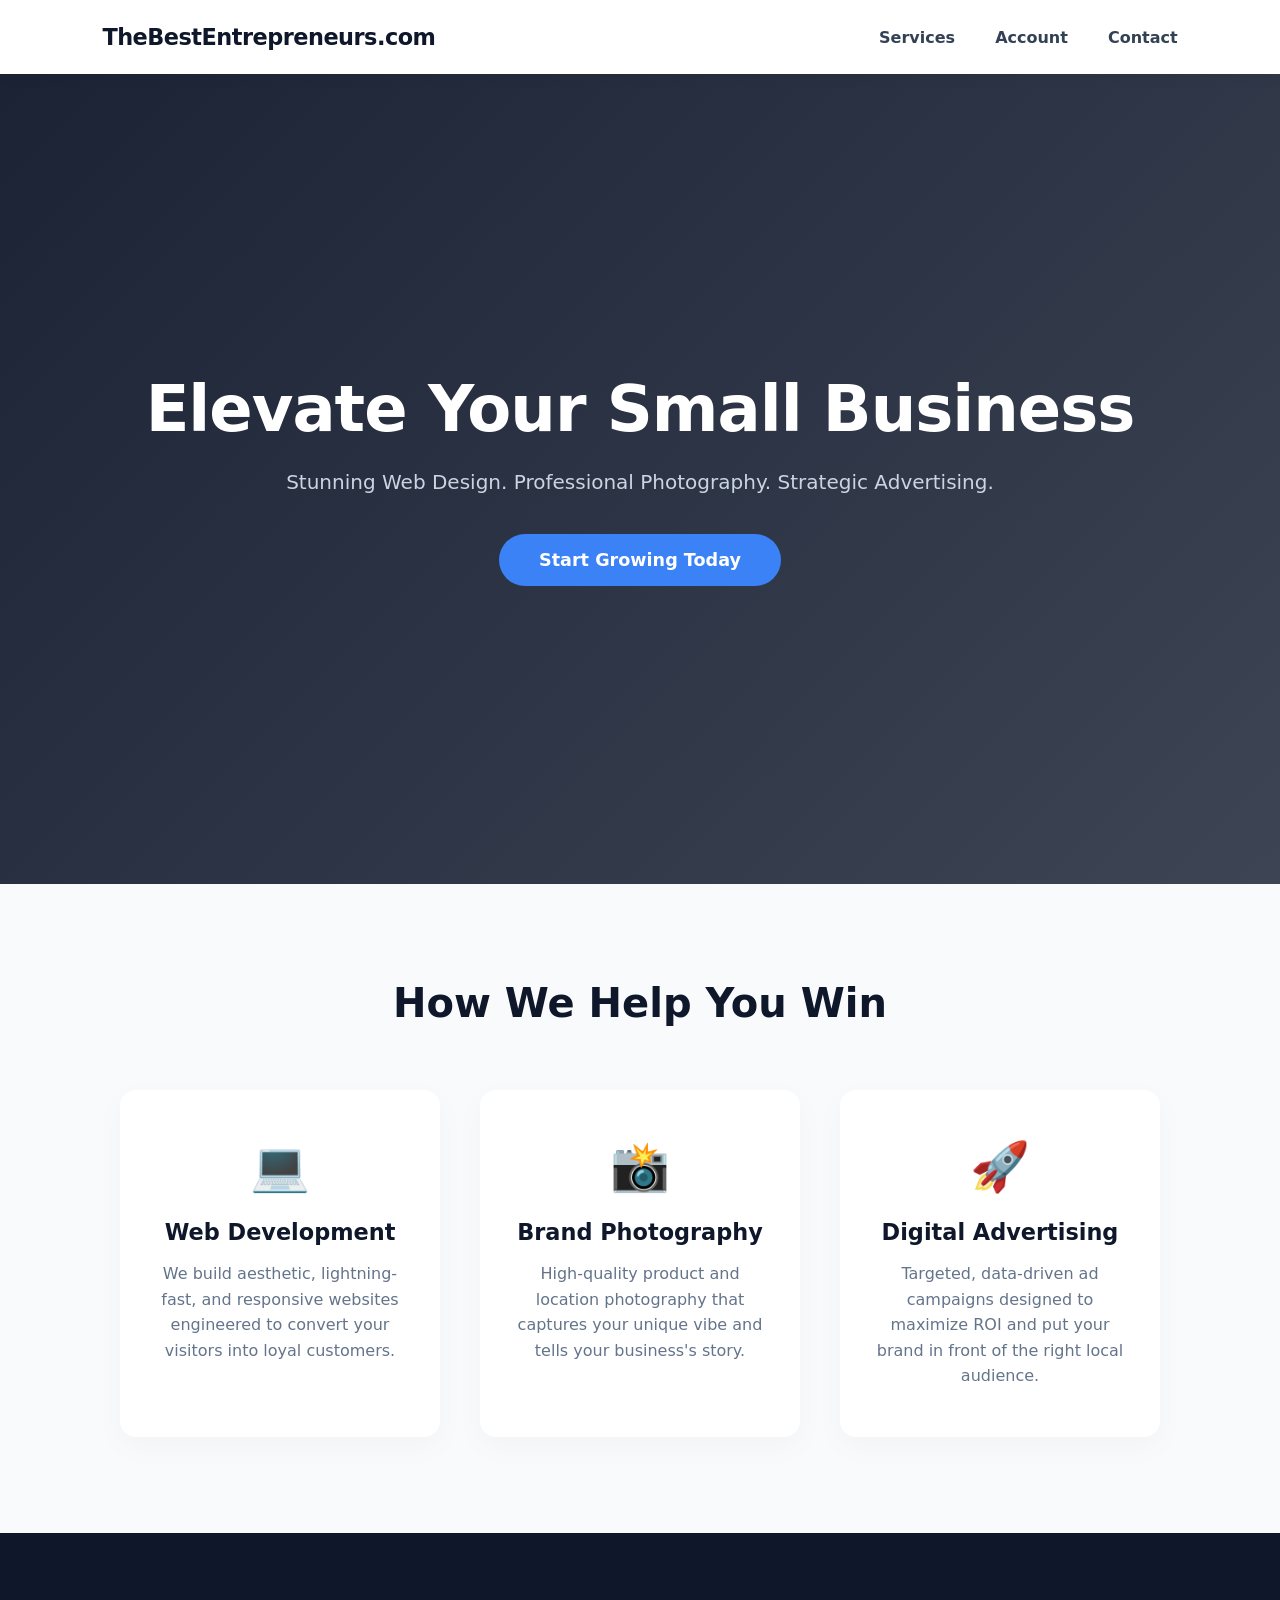
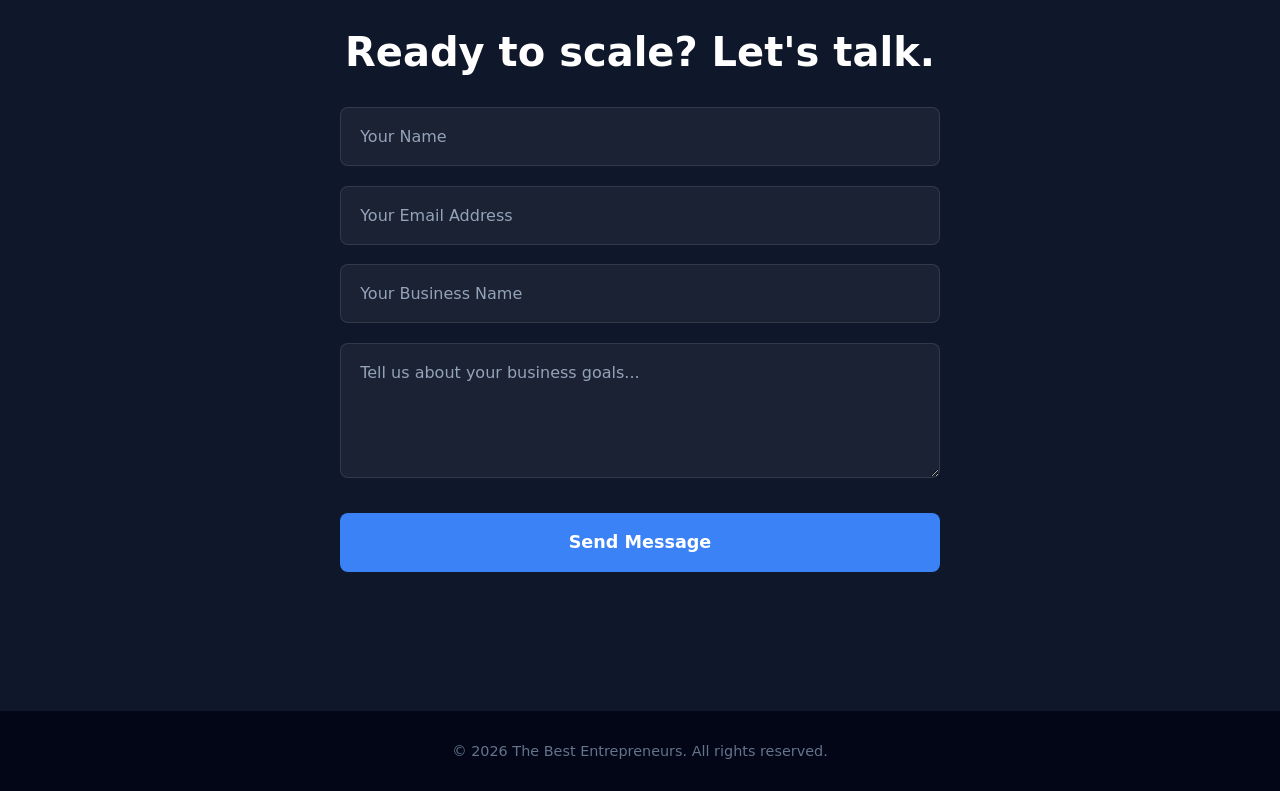
<file: index.html>
<!DOCTYPE html>
<html lang="en">
<head>
    <meta charset="UTF-8">
    <meta name="viewport" content="width=device-width, initial-scale=1.0">
    <title>The Best Entrepreneurs | Grow Your Small Business</title>
    <meta name="description" content="Web development, brand photography, and digital advertising for growing small businesses.">
    <meta property="og:type" content="website">
    <meta property="og:title" content="The Best Entrepreneurs">
    <meta property="og:description" content="Elevate your small business with creative services built to help you grow.">
    <meta property="og:image" content="/og.png">
    <meta property="og:image:alt" content="The Best Entrepreneurs — Elevate Your Small Business">
    <meta name="twitter:card" content="summary_large_image">
    <meta name="twitter:title" content="The Best Entrepreneurs">
    <meta name="twitter:description" content="Elevate your small business with creative services built to help you grow.">
    <meta name="twitter:image" content="/og.png">
    <link rel="stylesheet" href="style.css">
</head>
<body>
    <nav>
        <a class="logo" href="index.html" aria-label="The Best Entrepreneurs home">TheBestEntrepreneurs.com</a>
        <ul class="nav-links">
            <li><a href="#services">Services</a></li>
            <li><a class="nav-account-btn" href="account.html">Account</a></li>
            <li><a href="#contact">Contact</a></li>
        </ul>
    </nav>

    <header class="hero">
        <div class="hero-content">
            <h1 class="fade-in">Elevate Your Small Business</h1>
            <p class="fade-in delay-1">Stunning Web Design. Professional Photography. Strategic Advertising.</p>
            <a href="account.html" class="cta-btn fade-in delay-2">Start Growing Today</a>
        </div>
    </header>

    <section id="services" class="services">
        <h2 class="section-title hidden">How We Help You Win</h2>
        <div class="service-cards">
            <div class="card hidden">
                <div class="icon">💻</div>
                <h3>Web Development</h3>
                <p>We build aesthetic, lightning-fast, and responsive websites engineered to convert your visitors into loyal customers.</p>
            </div>
            <div class="card hidden delay-1">
                <div class="icon">📸</div>
                <h3>Brand Photography</h3>
                <p>High-quality product and location photography that captures your unique vibe and tells your business's story.</p>
            </div>
            <div class="card hidden delay-2">
                <div class="icon">🚀</div>
                <h3>Digital Advertising</h3>
                <p>Targeted, data-driven ad campaigns designed to maximize ROI and put your brand in front of the right local audience.</p>
            </div>
        </div>
    </section>

    <section id="contact" class="contact">
        <h2 class="section-title hidden">Ready to scale? Let's talk.</h2>
        <form
            id="contact-form"
            class="contact-form hidden"
            action="https://api.web3forms.com/submit"
            method="POST"
        >
            <input type="hidden" name="access_key" value="ff56b2b8-f4d9-4a0c-b9c5-f1c286a6b41d">
            <input type="hidden" name="subject" value="New lead from TheBestEntrepreneurs.com">
            <input type="hidden" name="from_name" value="The Best Entrepreneurs Website">
            <input type="checkbox" name="botcheck" class="botcheck" tabindex="-1" autocomplete="off">

            <input
                type="text"
                name="name"
                placeholder="Your Name"
                aria-label="Your name"
                autocomplete="name"
                maxlength="100"
                required
            >
            <input
                type="email"
                name="email"
                placeholder="Your Email Address"
                aria-label="Your email address"
                autocomplete="email"
                maxlength="254"
                required
            >
            <input
                type="text"
                name="business_name"
                placeholder="Your Business Name"
                aria-label="Your business name"
                autocomplete="organization"
                maxlength="150"
                required
            >
            <textarea
                name="message"
                placeholder="Tell us about your business goals..."
                aria-label="Your business goals"
                rows="5"
                maxlength="2000"
                required
            ></textarea>
            <button type="submit" class="submit-btn">Send Message</button>
            <p id="form-status" class="form-status" role="status" aria-live="polite"></p>
        </form>
    </section>

    <footer>
        <p>&copy; 2026 The Best Entrepreneurs. All rights reserved.</p>
    </footer>

    <script src="script.js"></script>
</body>
</html>
</file>
<file: style.css>
:root {
    --primary-color: #0F172A;
    --accent-color: #3B82F6;
    --accent-dark: #2563EB;
    --bg-light: #F8FAFC;
    --text-main: #334155;
    --text-muted: #64748B;
    --border-color: #E2E8F0;
    --white: #FFFFFF;
}

* {
    margin: 0;
    padding: 0;
    box-sizing: border-box;
    font-family: 'Segoe UI', system-ui, -apple-system, sans-serif;
}

button,
input,
select,
textarea {
    font: inherit;
}

body {
    background-color: var(--bg-light);
    color: var(--text-main);
    overflow-x: hidden;
}

html {
    scroll-behavior: smooth;
}

nav {
    display: flex;
    justify-content: space-between;
    align-items: center;
    padding: 1.5rem 8%;
    background: rgba(255, 255, 255, 0.95);
    backdrop-filter: blur(10px);
    box-shadow: 0 2px 15px rgba(0,0,0,0.05);
    position: sticky;
    top: 0;
    z-index: 1000;
}

.logo {
    font-size: 1.4rem;
    font-weight: 800;
    color: var(--primary-color);
    letter-spacing: -0.5px;
    text-decoration: none;
}

.nav-links {
    list-style: none;
    display: flex;
    gap: 2.5rem;
}

.nav-links a {
    text-decoration: none;
    color: var(--text-main);
    font-weight: 600;
    transition: color 0.3s ease;
}

.nav-links a:hover {
    color: var(--accent-color);
}

.nav-links .nav-account-btn {
    padding: 0;
    border-radius: 0;
    background: transparent;
    color: var(--text-main);
    box-shadow: none;
}

.nav-links .nav-account-btn:hover,
.nav-links .nav-account-btn[aria-current="page"] {
    background: transparent;
    color: var(--accent-color);
}

.nav-links a:focus-visible,
.cta-btn:focus-visible,
button:focus-visible,
input:focus-visible,
select:focus-visible,
textarea:focus-visible {
    outline: 3px solid rgba(59, 130, 246, 0.35);
    outline-offset: 3px;
}

.hero {
    height: 90vh;
    display: flex;
    align-items: center;
    justify-content: center;
    text-align: center;
    background: linear-gradient(135deg, rgba(15, 23, 42, 0.95), rgba(15, 23, 42, 0.8)), 
                url('https://images.unsplash.com/photo-1497215728101-856f4ea42174?ixlib=rb-4.0.3&auto=format&fit=crop&w=1920&q=80') center/cover;
    color: var(--white);
    padding: 0 2rem;
}

.hero-content h1 {
    font-size: 4rem;
    font-weight: 800;
    margin-bottom: 1.5rem;
    letter-spacing: -1px;
}

.hero-content p {
    font-size: 1.25rem;
    margin-bottom: 2.5rem;
    color: #CBD5E1;
    font-weight: 300;
}

.cta-btn {
    display: inline-block;
    padding: 1rem 2.5rem;
    background: var(--accent-color);
    color: var(--white);
    text-decoration: none;
    border-radius: 50px;
    font-size: 1.1rem;
    font-weight: 600;
    transition: all 0.3s ease;
}

.cta-btn:hover {
    transform: translateY(-3px);
    box-shadow: 0 10px 25px rgba(59, 130, 246, 0.4);
    background: #2563EB;
}

.services {
    padding: 6rem 8%;
    text-align: center;
}

.section-title {
    font-size: 2.5rem;
    margin-bottom: 4rem;
    color: var(--primary-color);
}

.service-cards {
    display: flex;
    justify-content: center;
    gap: 2.5rem;
    flex-wrap: wrap;
}

.card {
    background: var(--white);
    padding: 3rem 2rem;
    border-radius: 16px;
    width: 320px;
    box-shadow: 0 10px 30px rgba(0,0,0,0.03);
    transition: transform 0.4s ease, box-shadow 0.4s ease;
}

.card:hover {
    transform: translateY(-15px);
    box-shadow: 0 20px 40px rgba(0,0,0,0.08);
}

.card .icon {
    font-size: 3rem;
    margin-bottom: 1.5rem;
}

.card h3 {
    color: var(--primary-color);
    margin-bottom: 1rem;
    font-size: 1.4rem;
}

.card p {
    line-height: 1.6;
    color: #64748B;
}

.account-center {
    padding: 7rem 8%;
    background:
        radial-gradient(circle at 12% 15%, rgba(59, 130, 246, 0.1), transparent 32%),
        linear-gradient(180deg, #F8FAFC 0%, #EFF6FF 100%);
}

.account-page-body {
    display: flex;
    min-height: 100vh;
    flex-direction: column;
}

.account-page-body main {
    flex: 1;
}

.account-page {
    min-height: calc(100vh - 86px);
    padding-top: 4.5rem;
}

.account-intro {
    max-width: 720px;
    margin: 0 auto 2.5rem;
    text-align: center;
}

.account-intro .section-title {
    margin: 0.65rem 0 1rem;
}

.eyebrow,
.account-step {
    color: var(--accent-dark);
    font-size: 0.78rem;
    font-weight: 800;
    letter-spacing: 0.12em;
    text-transform: uppercase;
}

.section-copy,
.account-view-heading > p:last-child,
.questionnaire-copy {
    color: var(--text-muted);
    font-size: 1.05rem;
    line-height: 1.7;
}

.account-panel {
    max-width: 900px;
    margin: 0 auto;
    overflow: hidden;
    background: var(--white);
    border: 1px solid rgba(148, 163, 184, 0.22);
    border-radius: 24px;
    box-shadow: 0 28px 75px rgba(15, 23, 42, 0.12);
}

.setup-notice {
    display: flex;
    align-items: center;
    gap: 0.8rem;
    padding: 1rem 1.4rem;
    background: #FFFBEB;
    border-bottom: 1px solid #FDE68A;
    color: #92400E;
    font-size: 0.92rem;
    line-height: 1.5;
}

.setup-notice[hidden] {
    display: none;
}

.setup-notice strong {
    flex: 0 0 auto;
}

.setup-notice a {
    color: #92400E;
    font-weight: 700;
}

.setup-notice code {
    padding: 0.12rem 0.35rem;
    background: rgba(146, 64, 14, 0.08);
    border-radius: 4px;
}

.account-loading {
    display: flex;
    align-items: center;
    justify-content: center;
    gap: 0.75rem;
    min-height: 280px;
    color: var(--text-muted);
}

.loading-dot {
    width: 10px;
    height: 10px;
    border-radius: 50%;
    background: var(--accent-color);
    box-shadow: 0 0 0 rgba(59, 130, 246, 0.45);
    animation: loadingPulse 1.4s infinite;
}

@keyframes loadingPulse {
    70% { box-shadow: 0 0 0 10px rgba(59, 130, 246, 0); }
    100% { box-shadow: 0 0 0 rgba(59, 130, 246, 0); }
}

.account-view {
    padding: 3rem;
}

.is-hidden {
    display: none !important;
}

.account-view-heading {
    max-width: 650px;
    margin-bottom: 2rem;
}

.account-view h2,
.account-view h3 {
    margin: 0.4rem 0 0.75rem;
    color: var(--primary-color);
    font-size: clamp(1.65rem, 4vw, 2.2rem);
    letter-spacing: -0.025em;
}

.auth-tabs {
    display: grid;
    grid-template-columns: repeat(2, 1fr);
    gap: 0.35rem;
    max-width: 440px;
    margin-bottom: 2rem;
    padding: 0.35rem;
    background: #F1F5F9;
    border-radius: 12px;
}

.auth-tab {
    padding: 0.8rem 1rem;
    background: transparent;
    border: 0;
    border-radius: 9px;
    color: var(--text-muted);
    font-weight: 750;
    cursor: pointer;
}

.auth-tab.active {
    background: var(--white);
    color: var(--primary-color);
    box-shadow: 0 3px 10px rgba(15, 23, 42, 0.08);
}

.account-form {
    display: flex;
    flex-direction: column;
    gap: 1.25rem;
}

.field-grid {
    display: grid;
    gap: 1.25rem;
}

.field-grid.two-columns {
    grid-template-columns: repeat(2, minmax(0, 1fr));
}

.form-field {
    display: flex;
    min-width: 0;
    flex-direction: column;
    gap: 0.55rem;
    color: var(--primary-color);
    font-size: 0.92rem;
    font-weight: 700;
    text-align: left;
}

.form-field > span small {
    color: var(--text-muted);
    font-weight: 500;
}

.form-field > input,
.form-field > select,
.form-field > textarea {
    width: 100%;
    padding: 0.95rem 1rem;
    border: 1px solid var(--border-color);
    border-radius: 10px;
    background: #FFFFFF;
    color: var(--primary-color);
    font-size: 1rem;
    font-weight: 500;
    transition: border-color 0.2s ease, box-shadow 0.2s ease;
}

.form-field > textarea {
    resize: vertical;
}

.form-field > input::placeholder,
.form-field > textarea::placeholder {
    color: #94A3B8;
}

.form-field > input:focus,
.form-field > select:focus,
.form-field > textarea:focus {
    border-color: var(--accent-color);
    box-shadow: 0 0 0 4px rgba(59, 130, 246, 0.1);
    outline: none;
}

.form-help {
    color: var(--text-muted);
    font-size: 0.88rem;
    line-height: 1.5;
}

.form-action-row,
.questionnaire-actions,
.dashboard-actions {
    display: flex;
    align-items: center;
    justify-content: flex-end;
    gap: 0.9rem;
    flex-wrap: wrap;
}

.account-primary-btn,
.account-secondary-btn,
.text-button {
    border-radius: 10px;
    font-weight: 750;
    cursor: pointer;
    transition: transform 0.2s ease, background 0.2s ease, opacity 0.2s ease;
}

.account-primary-btn,
.account-secondary-btn {
    padding: 0.9rem 1.25rem;
}

.account-primary-btn {
    align-self: flex-end;
    border: 1px solid var(--accent-color);
    background: var(--accent-color);
    color: var(--white);
}

.account-primary-btn:hover:not(:disabled) {
    background: var(--accent-dark);
    transform: translateY(-1px);
}

.account-secondary-btn {
    border: 1px solid var(--border-color);
    background: var(--white);
    color: var(--primary-color);
}

.account-secondary-btn:hover:not(:disabled) {
    border-color: #CBD5E1;
    background: #F8FAFC;
}

.text-button {
    padding: 0.55rem 0;
    border: 0;
    background: transparent;
    color: var(--accent-dark);
}

.text-button:hover:not(:disabled) {
    text-decoration: underline;
}

.account-primary-btn:disabled,
.account-secondary-btn:disabled,
.text-button:disabled {
    cursor: not-allowed;
    opacity: 0.5;
}

.account-status {
    min-height: 1.4rem;
    color: var(--text-muted);
    font-size: 0.9rem;
    line-height: 1.5;
}

.account-status.success {
    color: #15803D;
}

.account-status.error {
    color: #B91C1C;
}

.questionnaire-topline,
.dashboard-header {
    display: flex;
    align-items: flex-start;
    justify-content: space-between;
    gap: 1.5rem;
}

.step-badge,
.verification-badge {
    flex: 0 0 auto;
    padding: 0.45rem 0.7rem;
    border-radius: 999px;
    background: #DBEAFE;
    color: #1D4ED8;
    font-size: 0.75rem;
    font-weight: 800;
}

.questionnaire-copy {
    margin-bottom: 2rem;
}

.service-choices {
    padding: 0;
    border: 0;
}

.service-choices legend {
    margin-bottom: 0.7rem;
}

.choice-grid {
    display: grid;
    grid-template-columns: repeat(3, minmax(0, 1fr));
    gap: 0.8rem;
}

.choice-card {
    display: flex;
    align-items: flex-start;
    gap: 0.7rem;
    min-height: 112px;
    padding: 1rem;
    border: 1px solid var(--border-color);
    border-radius: 12px;
    background: #FFFFFF;
    cursor: pointer;
    transition: border-color 0.2s ease, background 0.2s ease, transform 0.2s ease;
}

.choice-card:hover {
    border-color: #93C5FD;
    transform: translateY(-1px);
}

.choice-card:has(input:checked) {
    border-color: var(--accent-color);
    background: #EFF6FF;
}

.choice-card input {
    width: 1rem;
    height: 1rem;
    margin-top: 0.2rem;
    accent-color: var(--accent-color);
}

.choice-card span {
    display: flex;
    flex-direction: column;
    gap: 0.35rem;
}

.choice-card strong {
    color: var(--primary-color);
    font-size: 0.92rem;
}

.choice-card small {
    color: var(--text-muted);
    font-size: 0.8rem;
    font-weight: 500;
    line-height: 1.4;
}

.profile-identity {
    display: flex;
    align-items: center;
    gap: 1rem;
}

.profile-initials {
    display: grid;
    width: 54px;
    height: 54px;
    place-items: center;
    border-radius: 16px;
    background: linear-gradient(135deg, var(--primary-color), var(--accent-dark));
    color: var(--white);
    font-size: 1rem;
    font-weight: 850;
    letter-spacing: 0.04em;
}

.account-email {
    color: var(--text-muted);
    font-size: 0.92rem;
}

.verification-badge.verified {
    background: #DCFCE7;
    color: #15803D;
}

.profile-summary {
    display: grid;
    grid-template-columns: repeat(2, minmax(0, 1fr));
    gap: 1rem;
    margin: 2.2rem 0 1rem;
}

.profile-summary article,
.challenge-summary {
    padding: 1.2rem;
    border: 1px solid var(--border-color);
    border-radius: 14px;
    background: #F8FAFC;
}

.profile-summary span,
.challenge-summary span {
    display: block;
    margin-bottom: 0.45rem;
    color: var(--text-muted);
    font-size: 0.76rem;
    font-weight: 800;
    letter-spacing: 0.07em;
    text-transform: uppercase;
}

.profile-summary strong {
    color: var(--primary-color);
    font-size: 0.98rem;
    line-height: 1.45;
}

.challenge-summary {
    margin-bottom: 1.5rem;
}

.challenge-summary p {
    color: var(--text-main);
    line-height: 1.65;
    white-space: pre-wrap;
}

.contact {
    padding: 6rem 8%;
    background: var(--primary-color);
    color: var(--white);
    text-align: center;
}

.contact .section-title {
    color: var(--white);
    margin-bottom: 2rem;
}

.contact-form {
    max-width: 600px;
    margin: 0 auto;
    display: flex;
    flex-direction: column;
    gap: 1.2rem;
}

.contact-form .botcheck {
    display: none;
}

.contact-form input, 
.contact-form textarea {
    padding: 1.2rem;
    border: none;
    border-radius: 8px;
    font-size: 1rem;
    background: rgba(255, 255, 255, 0.05);
    color: var(--white);
    border: 1px solid rgba(255, 255, 255, 0.1);
    transition: border-color 0.3s;
}

.contact-form input::placeholder, 
.contact-form textarea::placeholder {
    color: #94A3B8;
}

.contact-form input:focus, 
.contact-form textarea:focus {
    outline: none;
    border-color: var(--accent-color);
}

.submit-btn {
    padding: 1.2rem;
    background: var(--accent-color);
    color: var(--white);
    border: none;
    border-radius: 8px;
    font-size: 1.1rem;
    font-weight: bold;
    cursor: pointer;
    transition: background 0.3s ease;
    margin-top: 1rem;
}

.submit-btn:hover {
    background: #2563EB;
}

.submit-btn:disabled {
    cursor: wait;
    opacity: 0.7;
}

.form-status {
    min-height: 1.5rem;
    color: #CBD5E1;
    font-size: 0.95rem;
    line-height: 1.5;
}

.form-status.success {
    color: #86EFAC;
}

.form-status.error {
    color: #FCA5A5;
}

footer {
    padding: 2rem;
    text-align: center;
    background: #020617;
    color: #64748B;
    font-size: 0.9rem;
}

.fade-in {
    animation: fadeIn 1.2s cubic-bezier(0.16, 1, 0.3, 1) forwards;
    opacity: 0;
    transform: translateY(30px);
}

.delay-1 { animation-delay: 0.2s; }
.delay-2 { animation-delay: 0.4s; }

@keyframes fadeIn {
    to {
        opacity: 1;
        transform: translateY(0);
    }
}

.hidden {
    opacity: 0;
    transform: translateY(40px);
    transition: all 0.8s cubic-bezier(0.16, 1, 0.3, 1);
}

.show {
    opacity: 1;
    transform: translateY(0);
}

@media (max-width: 768px) {
    nav {
        align-items: flex-start;
        gap: 1rem;
        padding: 1.1rem 5%;
    }

    .logo {
        max-width: 150px;
        font-size: 1rem;
        line-height: 1.2;
    }

    .nav-links {
        gap: 1rem;
        font-size: 0.83rem;
    }

    .hero-content h1 { font-size: 2.5rem; }
    .hero { height: 80vh; }

    .account-center {
        padding: 5rem 5%;
    }

    .account-view {
        padding: 2rem 1.25rem;
    }

    .setup-notice,
    .questionnaire-topline,
    .dashboard-header {
        align-items: flex-start;
        flex-direction: column;
    }

    .field-grid.two-columns,
    .choice-grid,
    .profile-summary {
        grid-template-columns: 1fr;
    }

    .choice-card {
        min-height: auto;
    }

    .form-action-row,
    .questionnaire-actions,
    .dashboard-actions {
        align-items: stretch;
        flex-direction: column-reverse;
    }

    .account-primary-btn,
    .account-secondary-btn {
        width: 100%;
        align-self: stretch;
    }
}

@media (max-width: 480px) {
    .nav-links {
        gap: 0.7rem;
        font-size: 0.76rem;
    }

    .account-panel {
        border-radius: 18px;
    }

    .auth-tabs {
        max-width: none;
    }
}

@media (prefers-reduced-motion: reduce) {
    html {
        scroll-behavior: auto;
    }

    *,
    *::before,
    *::after {
        animation-duration: 0.01ms !important;
        animation-iteration-count: 1 !important;
        transition-duration: 0.01ms !important;
    }
}
</file>
